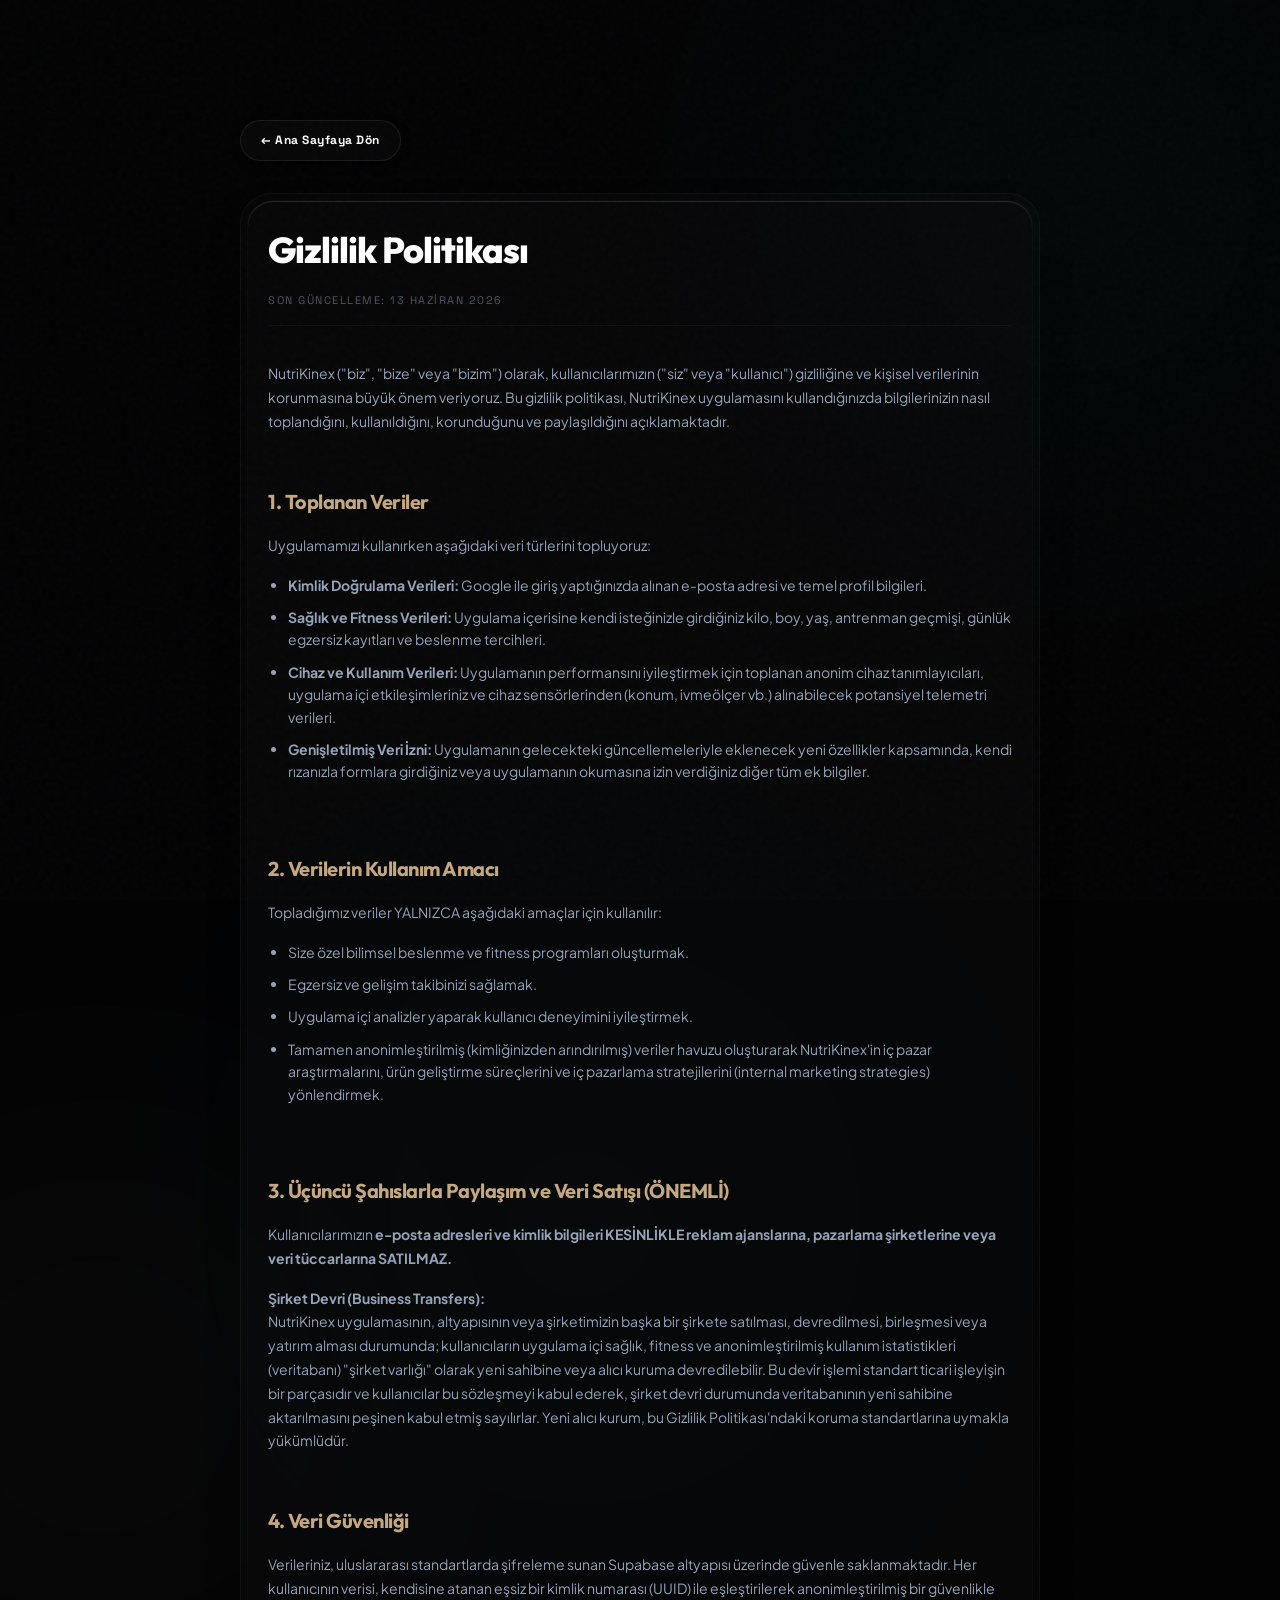
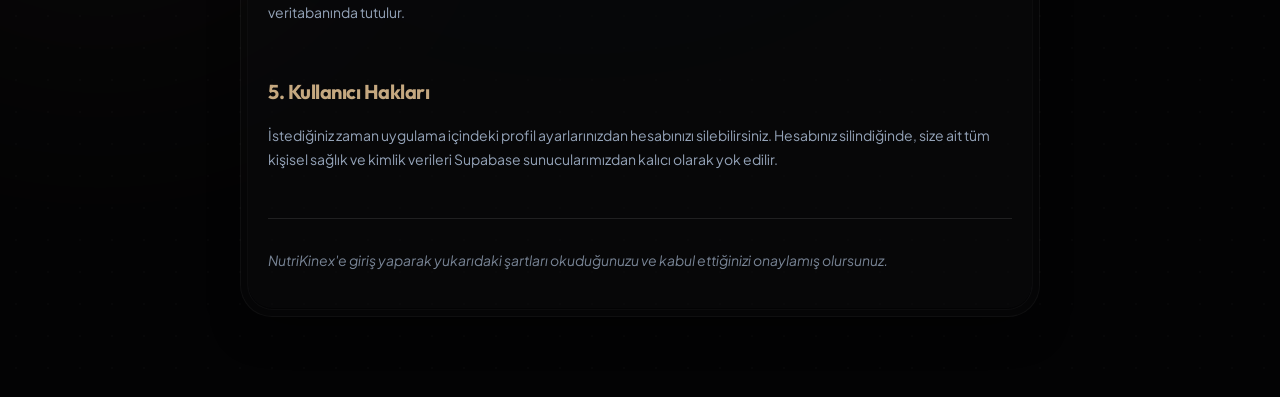
<file: privacy.html>
<!DOCTYPE html>
<html lang="tr">
<head>
    <meta charset="UTF-8">
    <meta name="viewport" content="width=device-width, initial-scale=1.0">
    <title>Gizlilik Politikası - NutriKinex</title>
    <!-- Google Fonts (Outfit Display + Plus Jakarta Sans Body + Space Grotesk UI) -->
    <link rel="preconnect" href="https://fonts.googleapis.com">
    <link rel="preconnect" href="https://fonts.gstatic.com" crossorigin>
    <link href="https://fonts.googleapis.com/css2?family=Plus+Jakarta+Sans:wght@400;500;600;700&family=Space+Grotesk:wght@500;600;700&family=Outfit:wght@700;800;900&display=swap" rel="stylesheet">
    
    <link rel="stylesheet" href="./style.css">
    <style>
        body {
            position: relative;
        }
        .legal-content {
            padding: 120px 0 80px 0;
            max-width: 800px;
            margin: 0 auto;
            position: relative;
            z-index: 2;
        }
        .legal-title {
            font-family: var(--font-display);
            font-size: 36px;
            margin-bottom: 12px;
            color: #FFFFFF;
            font-weight: 800;
            letter-spacing: -1px;
        }
        .legal-subtitle {
            font-family: var(--font-technical);
            font-size: 11px;
            color: var(--text-muted);
            margin-bottom: 36px;
            border-bottom: 1px solid rgba(255, 255, 255, 0.04);
            padding-bottom: 16px;
            text-transform: uppercase;
            letter-spacing: 1.5px;
        }
        h2 {
            font-family: var(--font-display);
            font-size: 20px;
            margin: 36px 0 16px 0;
            color: var(--color-accent);
            font-weight: 700;
            letter-spacing: -0.5px;
        }
        p {
            font-size: 14px;
            color: var(--text-secondary);
            margin-bottom: 16px;
            line-height: 1.7;
        }
        ul {
            margin-bottom: 24px;
            padding-left: 20px;
        }
        li {
            font-size: 14px;
            color: var(--text-secondary);
            margin-bottom: 10px;
            line-height: 1.6;
        }
        .back-link {
            display: inline-flex;
            align-items: center;
            gap: 12px;
            color: #FFFFFF;
            border: 1px solid rgba(255, 255, 255, 0.08);
            background-color: rgba(255, 255, 255, 0.02);
            padding: 10px 20px;
            border-radius: 40px;
            font-family: var(--font-technical);
            font-size: 12px;
            font-weight: 700;
            letter-spacing: 0.5px;
            margin-bottom: 32px;
            box-shadow: 0 4px 12px rgba(0, 0, 0, 0.3);
            transition: var(--transition-spring);
        }
        .back-link:hover {
            transform: translateY(-2px);
            background-color: rgba(255, 255, 255, 0.05);
            border-color: rgba(255, 255, 255, 0.15);
            box-shadow: 0 8px 20px rgba(0, 0, 0, 0.45);
        }
        .back-link:active {
            transform: scale(0.97) translateY(0);
        }
    </style>
</head>
<body>

    <!-- Gürültü Katmanı & Biyolüminesans Arka Plan Küreleri -->
    <div class="noise-overlay"></div>
    <div class="orb orb-1"></div>
    <div class="orb orb-2"></div>
    <div class="orb orb-3"></div>

    <div class="container">
        <div class="legal-content">
            <a href="./index.html" class="back-link">← Ana Sayfaya Dön</a>
            
            <!-- Double-Bezel nested container -->
            <div class="card-outer">
                <div class="card-inner">
                    <h1 class="legal-title">Gizlilik Politikası</h1>
                    <p class="legal-subtitle">Son Güncelleme: 13 Haziran 2026</p>

                <p>
                    NutriKinex ("biz", "bize" veya "bizim") olarak, kullanıcılarımızın ("siz" veya "kullanıcı") gizliliğine ve kişisel verilerinin korunmasına büyük önem veriyoruz. Bu gizlilik politikası, NutriKinex uygulamasını kullandığınızda bilgilerinizin nasıl toplandığını, kullanıldığını, korunduğunu ve paylaşıldığını açıklamaktadır.
                </p>

                <h2>1. Toplanan Veriler</h2>
                <p>Uygulamamızı kullanırken aşağıdaki veri türlerini topluyoruz:</p>
                <ul>
                    <li><strong>Kimlik Doğrulama Verileri:</strong> Google ile giriş yaptığınızda alınan e-posta adresi ve temel profil bilgileri.</li>
                    <li><strong>Sağlık ve Fitness Verileri:</strong> Uygulama içerisine kendi isteğinizle girdiğiniz kilo, boy, yaş, antrenman geçmişi, günlük egzersiz kayıtları ve beslenme tercihleri.</li>
                    <li><strong>Cihaz ve Kullanım Verileri:</strong> Uygulamanın performansını iyileştirmek için toplanan anonim cihaz tanımlayıcıları, uygulama içi etkileşimleriniz ve cihaz sensörlerinden (konum, ivmeölçer vb.) alınabilecek potansiyel telemetri verileri.</li>
                    <li><strong>Genişletilmiş Veri İzni:</strong> Uygulamanın gelecekteki güncellemeleriyle eklenecek yeni özellikler kapsamında, kendi rızanızla formlara girdiğiniz veya uygulamanın okumasına izin verdiğiniz diğer tüm ek bilgiler.</li>
                </ul>

                <h2>2. Verilerin Kullanım Amacı</h2>
                <p>Topladığımız veriler YALNIZCA aşağıdaki amaçlar için kullanılır:</p>
                <ul>
                    <li>Size özel bilimsel beslenme ve fitness programları oluşturmak.</li>
                    <li>Egzersiz ve gelişim takibinizi sağlamak.</li>
                    <li>Uygulama içi analizler yaparak kullanıcı deneyimini iyileştirmek.</li>
                    <li>Tamamen anonimleştirilmiş (kimliğinizden arındırılmış) veriler havuzu oluşturarak NutriKinex'in iç pazar araştırmalarını, ürün geliştirme süreçlerini ve iç pazarlama stratejilerini (internal marketing strategies) yönlendirmek.</li>
                </ul>

                <h2>3. Üçüncü Şahıslarla Paylaşım ve Veri Satışı (ÖNEMLİ)</h2>
                <p>Kullanıcılarımızın <strong>e-posta adresleri ve kimlik bilgileri KESİNLİKLE reklam ajanslarına, pazarlama şirketlerine veya veri tüccarlarına SATILMAZ.</strong></p>
                <p><strong>Şirket Devri (Business Transfers):</strong><br>
                NutriKinex uygulamasının, altyapısının veya şirketimizin başka bir şirkete satılması, devredilmesi, birleşmesi veya yatırım alması durumunda; kullanıcıların uygulama içi sağlık, fitness ve anonimleştirilmiş kullanım istatistikleri (veritabanı) "şirket varlığı" olarak yeni sahibine veya alıcı kuruma devredilebilir. Bu devir işlemi standart ticari işleyişin bir parçasıdır ve kullanıcılar bu sözleşmeyi kabul ederek, şirket devri durumunda veritabanının yeni sahibine aktarılmasını peşinen kabul etmiş sayılırlar. Yeni alıcı kurum, bu Gizlilik Politikası'ndaki koruma standartlarına uymakla yükümlüdür.</p>

                <h2>4. Veri Güvenliği</h2>
                <p>Verileriniz, uluslararası standartlarda şifreleme sunan Supabase altyapısı üzerinde güvenle saklanmaktadır. Her kullanıcının verisi, kendisine atanan eşsiz bir kimlik numarası (UUID) ile eşleştirilerek anonimleştirilmiş bir güvenlikle veritabanında tutulur.</p>

                <h2>5. Kullanıcı Hakları</h2>
                <p>İstediğiniz zaman uygulama içindeki profil ayarlarınızdan hesabınızı silebilirsiniz. Hesabınız silindiğinde, size ait tüm kişisel sağlık ve kimlik verileri Supabase sunucularımızdan kalıcı olarak yok edilir.</p>
                
                <hr style="border: 0; border-top: 1px solid rgba(255,255,255,0.1); margin: 30px 0;">
                <p style="font-style: italic; opacity: 0.8;">NutriKinex'e giriş yaparak yukarıdaki şartları okuduğunuzu ve kabul ettiğinizi onaylamış olursunuz.</p>
                </div>
            </div>
        </div>
    </div>

</body>
</html>
</file>
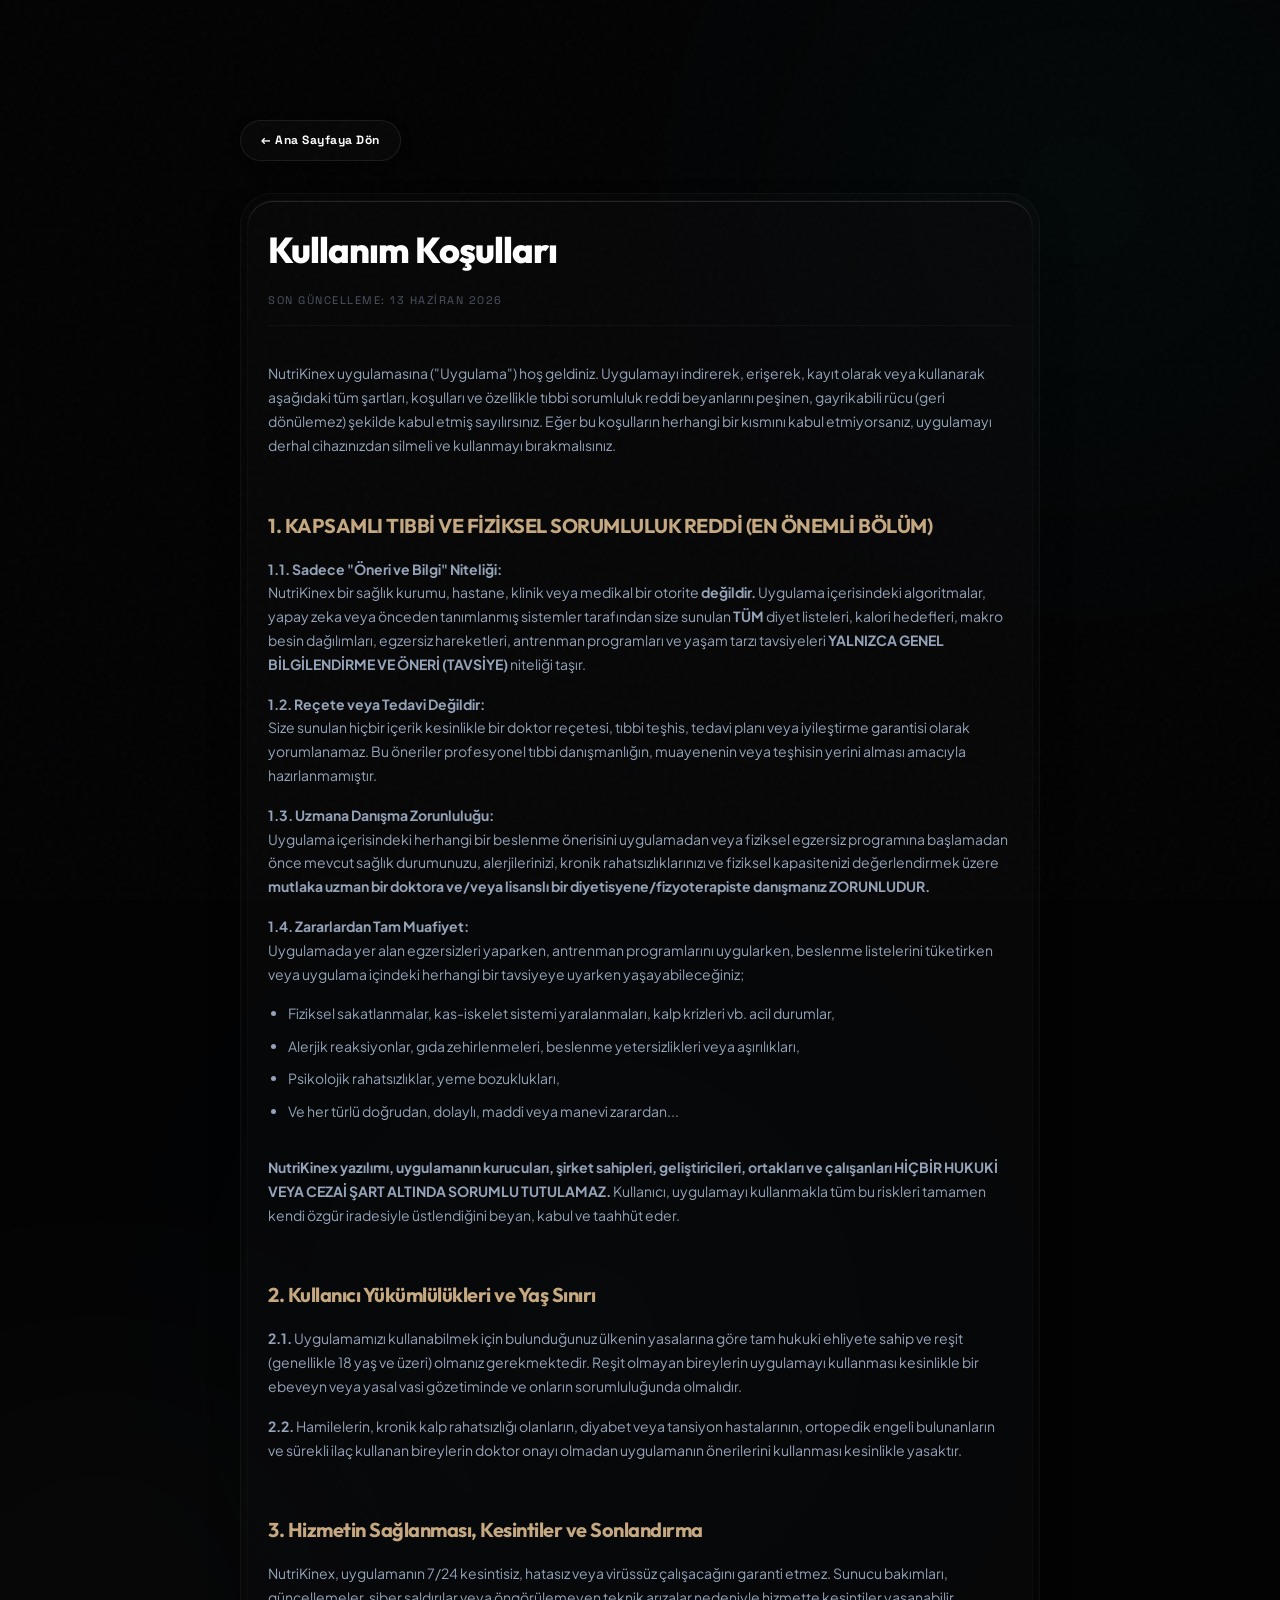
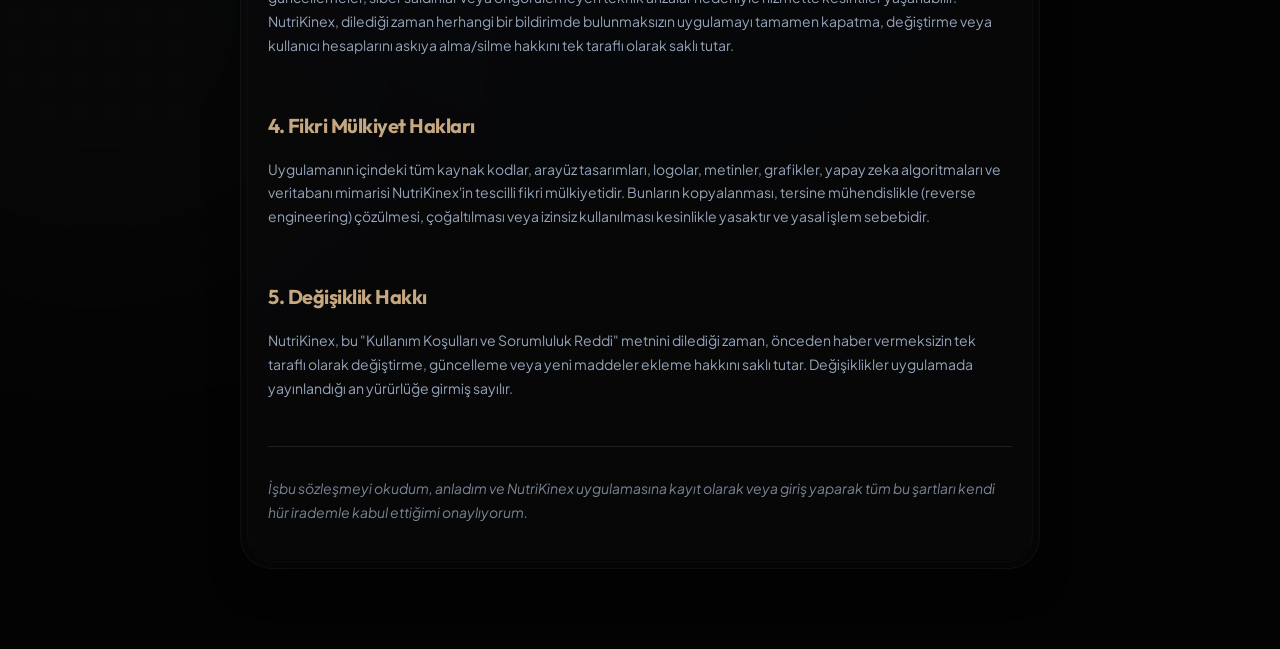
<file: terms.html>
<!DOCTYPE html>
<html lang="tr">
<head>
    <meta charset="UTF-8">
    <meta name="viewport" content="width=device-width, initial-scale=1.0">
    <title>Kullanım Koşulları - NutriKinex</title>
    <!-- Google Fonts (Outfit Display + Plus Jakarta Sans Body + Space Grotesk UI) -->
    <link rel="preconnect" href="https://fonts.googleapis.com">
    <link rel="preconnect" href="https://fonts.gstatic.com" crossorigin>
    <link href="https://fonts.googleapis.com/css2?family=Plus+Jakarta+Sans:wght@400;500;600;700&family=Space+Grotesk:wght@500;600;700&family=Outfit:wght@700;800;900&display=swap" rel="stylesheet">
    
    <link rel="stylesheet" href="./style.css">
    <style>
        body {
            position: relative;
        }
        .legal-content {
            padding: 120px 0 80px 0;
            max-width: 800px;
            margin: 0 auto;
            position: relative;
            z-index: 2;
        }
        .legal-title {
            font-family: var(--font-display);
            font-size: 36px;
            margin-bottom: 12px;
            color: #FFFFFF;
            font-weight: 800;
            letter-spacing: -1px;
        }
        .legal-subtitle {
            font-family: var(--font-technical);
            font-size: 11px;
            color: var(--text-muted);
            margin-bottom: 36px;
            border-bottom: 1px solid rgba(255, 255, 255, 0.04);
            padding-bottom: 16px;
            text-transform: uppercase;
            letter-spacing: 1.5px;
        }
        h2 {
            font-family: var(--font-display);
            font-size: 20px;
            margin: 36px 0 16px 0;
            color: var(--color-accent);
            font-weight: 700;
            letter-spacing: -0.5px;
        }
        p {
            font-size: 14px;
            color: var(--text-secondary);
            margin-bottom: 16px;
            line-height: 1.7;
        }
        ul {
            margin-bottom: 24px;
            padding-left: 20px;
        }
        li {
            font-size: 14px;
            color: var(--text-secondary);
            margin-bottom: 10px;
            line-height: 1.6;
        }
        .back-link {
            display: inline-flex;
            align-items: center;
            gap: 12px;
            color: #FFFFFF;
            border: 1px solid rgba(255, 255, 255, 0.08);
            background-color: rgba(255, 255, 255, 0.02);
            padding: 10px 20px;
            border-radius: 40px;
            font-family: var(--font-technical);
            font-size: 12px;
            font-weight: 700;
            letter-spacing: 0.5px;
            margin-bottom: 32px;
            box-shadow: 0 4px 12px rgba(0, 0, 0, 0.3);
            transition: var(--transition-spring);
        }
        .back-link:hover {
            transform: translateY(-2px);
            background-color: rgba(255, 255, 255, 0.05);
            border-color: rgba(255, 255, 255, 0.15);
            box-shadow: 0 8px 20px rgba(0, 0, 0, 0.45);
        }
        .back-link:active {
            transform: scale(0.97) translateY(0);
        }
    </style>
</head>
<body>

    <!-- Gürültü Katmanı & Biyolüminesans Arka Plan Küreleri -->
    <div class="noise-overlay"></div>
    <div class="orb orb-1"></div>
    <div class="orb orb-2"></div>
    <div class="orb orb-3"></div>

    <div class="container">
        <div class="legal-content">
            <a href="./index.html" class="back-link">← Ana Sayfaya Dön</a>
            
            <!-- Double-Bezel nested container -->
            <div class="card-outer">
                <div class="card-inner">
                    <h1 class="legal-title">Kullanım Koşulları</h1>
                    <p class="legal-subtitle">Son Güncelleme: 13 Haziran 2026</p>

                <p>
                    NutriKinex uygulamasına ("Uygulama") hoş geldiniz. Uygulamayı indirerek, erişerek, kayıt olarak veya kullanarak aşağıdaki tüm şartları, koşulları ve özellikle tıbbi sorumluluk reddi beyanlarını peşinen, gayrikabili rücu (geri dönülemez) şekilde kabul etmiş sayılırsınız. Eğer bu koşulların herhangi bir kısmını kabul etmiyorsanız, uygulamayı derhal cihazınızdan silmeli ve kullanmayı bırakmalısınız.
                </p>

                <h2>1. KAPSAMLI TIBBİ VE FİZİKSEL SORUMLULUK REDDİ (EN ÖNEMLİ BÖLÜM)</h2>
                <p><strong>1.1. Sadece "Öneri ve Bilgi" Niteliği:</strong><br>
                NutriKinex bir sağlık kurumu, hastane, klinik veya medikal bir otorite <strong>değildir.</strong> Uygulama içerisindeki algoritmalar, yapay zeka veya önceden tanımlanmış sistemler tarafından size sunulan <strong>TÜM</strong> diyet listeleri, kalori hedefleri, makro besin dağılımları, egzersiz hareketleri, antrenman programları ve yaşam tarzı tavsiyeleri <strong>YALNIZCA GENEL BİLGİLENDİRME VE ÖNERİ (TAVSİYE)</strong> niteliği taşır.</p>

                <p><strong>1.2. Reçete veya Tedavi Değildir:</strong><br>
                Size sunulan hiçbir içerik kesinlikle bir doktor reçetesi, tıbbi teşhis, tedavi planı veya iyileştirme garantisi olarak yorumlanamaz. Bu öneriler profesyonel tıbbi danışmanlığın, muayenenin veya teşhisin yerini alması amacıyla hazırlanmamıştır.</p>

                <p><strong>1.3. Uzmana Danışma Zorunluluğu:</strong><br>
                Uygulama içerisindeki herhangi bir beslenme önerisini uygulamadan veya fiziksel egzersiz programına başlamadan önce mevcut sağlık durumunuzu, alerjilerinizi, kronik rahatsızlıklarınızı ve fiziksel kapasitenizi değerlendirmek üzere <strong>mutlaka uzman bir doktora ve/veya lisanslı bir diyetisyene/fizyoterapiste danışmanız ZORUNLUDUR.</strong></p>

                <p><strong>1.4. Zararlardan Tam Muafiyet:</strong><br>
                Uygulamada yer alan egzersizleri yaparken, antrenman programlarını uygularken, beslenme listelerini tüketirken veya uygulama içindeki herhangi bir tavsiyeye uyarken yaşayabileceğiniz;</p>
                <ul>
                    <li>Fiziksel sakatlanmalar, kas-iskelet sistemi yaralanmaları, kalp krizleri vb. acil durumlar,</li>
                    <li>Alerjik reaksiyonlar, gıda zehirlenmeleri, beslenme yetersizlikleri veya aşırılıkları,</li>
                    <li>Psikolojik rahatsızlıklar, yeme bozuklukları,</li>
                    <li>Ve her türlü doğrudan, dolaylı, maddi veya manevi zarardan...</li>
                </ul>
                <p><strong>NutriKinex yazılımı, uygulamanın kurucuları, şirket sahipleri, geliştiricileri, ortakları ve çalışanları HİÇBİR HUKUKİ VEYA CEZAİ ŞART ALTINDA SORUMLU TUTULAMAZ.</strong> Kullanıcı, uygulamayı kullanmakla tüm bu riskleri tamamen kendi özgür iradesiyle üstlendiğini beyan, kabul ve taahhüt eder.</p>

                <h2>2. Kullanıcı Yükümlülükleri ve Yaş Sınırı</h2>
                <p><strong>2.1.</strong> Uygulamamızı kullanabilmek için bulunduğunuz ülkenin yasalarına göre tam hukuki ehliyete sahip ve reşit (genellikle 18 yaş ve üzeri) olmanız gerekmektedir. Reşit olmayan bireylerin uygulamayı kullanması kesinlikle bir ebeveyn veya yasal vasi gözetiminde ve onların sorumluluğunda olmalıdır.</p>
                <p><strong>2.2.</strong> Hamilelerin, kronik kalp rahatsızlığı olanların, diyabet veya tansiyon hastalarının, ortopedik engeli bulunanların ve sürekli ilaç kullanan bireylerin doktor onayı olmadan uygulamanın önerilerini kullanması kesinlikle yasaktır.</p>

                <h2>3. Hizmetin Sağlanması, Kesintiler ve Sonlandırma</h2>
                <p>NutriKinex, uygulamanın 7/24 kesintisiz, hatasız veya virüssüz çalışacağını garanti etmez. Sunucu bakımları, güncellemeler, siber saldırılar veya öngörülemeyen teknik arızalar nedeniyle hizmette kesintiler yaşanabilir. NutriKinex, dilediği zaman herhangi bir bildirimde bulunmaksızın uygulamayı tamamen kapatma, değiştirme veya kullanıcı hesaplarını askıya alma/silme hakkını tek taraflı olarak saklı tutar.</p>

                <h2>4. Fikri Mülkiyet Hakları</h2>
                <p>Uygulamanın içindeki tüm kaynak kodlar, arayüz tasarımları, logolar, metinler, grafikler, yapay zeka algoritmaları ve veritabanı mimarisi NutriKinex'in tescilli fikri mülkiyetidir. Bunların kopyalanması, tersine mühendislikle (reverse engineering) çözülmesi, çoğaltılması veya izinsiz kullanılması kesinlikle yasaktır ve yasal işlem sebebidir.</p>

                <h2>5. Değişiklik Hakkı</h2>
                <p>NutriKinex, bu "Kullanım Koşulları ve Sorumluluk Reddi" metnini dilediği zaman, önceden haber vermeksizin tek taraflı olarak değiştirme, güncelleme veya yeni maddeler ekleme hakkını saklı tutar. Değişiklikler uygulamada yayınlandığı an yürürlüğe girmiş sayılır.</p>

                <hr style="border: 0; border-top: 1px solid rgba(255,255,255,0.1); margin: 30px 0;">
                <p style="font-style: italic; opacity: 0.8;">İşbu sözleşmeyi okudum, anladım ve NutriKinex uygulamasına kayıt olarak veya giriş yaparak tüm bu şartları kendi hür irademle kabul ettiğimi onaylıyorum.</p>
                </div>
            </div>
        </div>
    </div>

</body>
</html>
</file>
<file: style.css>
/* ─── TASARIM SİSTEMİ & DEĞİŞKENLER ───────────────────────── */
:root {
    --bg-obsidian: #030304; /* Extra dark obsidian z-index depth */
    --bg-card: rgba(10, 10, 12, 0.55); /* Liquid glass frosted surface */
    --border-glow: rgba(255, 255, 255, 0.05); /* Outer bezel hairline */
    --border-active: rgba(255, 255, 255, 0.12);
    
    --text-primary: #FAFBFD;
    --text-secondary: #94A3B8;
    --text-muted: #4B5563;
    
    --color-primary: #0D9488; /* Deep Rich Teal */
    --color-primary-light: rgba(13, 148, 136, 0.06);
    --color-accent: #C5A880; /* Champagne Gold Accent */
    --color-accent-light: rgba(197, 168, 128, 0.08);
    
    --color-red: #F43F5E;
    --color-red-light: rgba(244, 63, 94, 0.06);
    --color-green: #10B981;
    --color-green-light: rgba(16, 185, 129, 0.06);
    
    --font-display: 'Outfit', sans-serif;
    --font-body: 'Plus Jakarta Sans', sans-serif;
    --font-technical: 'Space Grotesk', sans-serif;
    
    --transition-spring: all 0.6s cubic-bezier(0.16, 1, 0.3, 1);
    --shadow-diffused: 0 24px 48px -12px rgba(0, 0, 0, 0.7);
}

/* Reset & Temel Stiller */
* {
    margin: 0;
    padding: 0;
    box-sizing: border-box;
    scroll-behavior: smooth;
}

html, body {
    overflow-x: hidden;
    width: 100%;
}

body {
    background-color: var(--bg-obsidian);
    background-image: 
        radial-gradient(rgba(255, 255, 255, 0.015) 1.2px, transparent 1.2px);
    background-size: 32px 32px;
    color: var(--text-primary);
    font-family: var(--font-body);
    line-height: 1.6;
    position: relative;
}

h1, h2, h3, h4 {
    font-family: var(--font-display);
    font-weight: 800;
    letter-spacing: -0.02em;
    color: var(--text-primary);
}

p {
    color: var(--text-secondary);
}

a {
    color: inherit;
    text-decoration: none;
}

.container {
    width: 100%;
    max-width: 1280px;
    margin: 0 auto;
    padding: 0 32px;
}

/* ─── DOKU & BİYOLÜMİNESANS KATMANLARI ───────────────────── */
.noise-overlay {
    position: fixed;
    inset: 0;
    z-index: 9999;
    pointer-events: none;
    opacity: 0.022;
    background-image: url("data:image/svg+xml,%3Csvg viewBox='0 0 200 200' xmlns='http://www.w3.org/2000/svg'%3E%3Cfilter id='noiseFilter'%3E%3CfeTurbulence type='fractalNoise' baseFrequency='0.8' numOctaves='3' stitchTiles='stitch'/%3E%3C/filter%3E%3Crect width='100%25' height='100%25' filter='url(%23noiseFilter)'/%3E%3C/svg%3E");
}

.orb {
    position: absolute;
    border-radius: 50%;
    filter: blur(150px);
    pointer-events: none;
    z-index: 0;
    opacity: 0.09;
    animation: orbFloat 25s infinite alternate ease-in-out;
}
.orb-1 {
    width: 700px;
    height: 700px;
    background: radial-gradient(circle, var(--color-primary) 0%, transparent 70%);
    top: -150px;
    right: -150px;
}
.orb-2 {
    width: 600px;
    height: 600px;
    background: radial-gradient(circle, var(--color-accent) 0%, transparent 70%);
    bottom: 15%;
    left: -200px;
    animation-delay: -5s;
    animation-duration: 32s;
}
.orb-3 {
    width: 650px;
    height: 650px;
    background: radial-gradient(circle, #0284c7 0%, transparent 70%);
    top: 45%;
    left: 20%;
    animation-delay: -10s;
    animation-duration: 28s;
}

@keyframes orbFloat {
    0% {
        transform: translate(0, 0) scale(1);
    }
    50% {
        transform: translate(60px, 40px) scale(1.08);
    }
    100% {
        transform: translate(-30px, -50px) scale(0.96);
    }
}

/* ─── CTA BUTONLAR (Button-in-Button CTA) ────────────────── */
.btn-pill {
    display: inline-flex;
    align-items: center;
    gap: 16px;
    padding: 6px 6px 6px 24px; /* Flushed tight right padding */
    border-radius: 40px;
    background-color: var(--color-primary);
    color: #FFFFFF;
    font-family: var(--font-technical);
    font-weight: 700;
    font-size: 13px;
    letter-spacing: 0.5px;
    border: 1px solid rgba(255, 255, 255, 0.1);
    box-shadow: 0 8px 20px -4px rgba(13, 148, 136, 0.35);
    transition: var(--transition-spring);
    cursor: pointer;
    position: relative;
    user-select: none;
}

.btn-pill:hover {
    transform: translateY(-2px);
    box-shadow: 0 16px 32px -4px rgba(13, 148, 136, 0.5);
    border-color: rgba(255, 255, 255, 0.2);
}

.btn-pill:active {
    transform: scale(0.97) translateY(0);
}

.btn-pill-icon {
    width: 32px;
    height: 32px;
    border-radius: 50%;
    background-color: rgba(255, 255, 255, 0.15);
    display: flex;
    align-items: center;
    justify-content: center;
    transition: var(--transition-spring);
}

.btn-pill-icon i {
    width: 14px;
    height: 14px;
    stroke-width: 2.5px;
}

.btn-pill:hover .btn-pill-icon {
    transform: scale(1.05) translate(1px, -1px);
    background-color: rgba(255, 255, 255, 0.25);
}

.btn-pill.btn-secondary {
    background-color: rgba(255, 255, 255, 0.02);
    color: #FFFFFF;
    border-color: rgba(255, 255, 255, 0.08);
    box-shadow: 0 8px 20px -4px rgba(0, 0, 0, 0.4);
}

.btn-pill.btn-secondary:hover {
    background-color: rgba(255, 255, 255, 0.05);
    border-color: rgba(255, 255, 255, 0.15);
    box-shadow: 0 16px 32px -4px rgba(0, 0, 0, 0.55);
}

.btn-pill.btn-secondary .btn-pill-icon {
    background-color: rgba(255, 255, 255, 0.06);
}

.btn-pill.btn-secondary:hover .btn-pill-icon {
    background-color: rgba(255, 255, 255, 0.12);
}

/* Eyebrow Tags */
.eyebrow-tag {
    display: inline-flex;
    align-items: center;
    padding: 6px 14px;
    background-color: var(--color-primary-light);
    border: 1px solid rgba(13, 148, 136, 0.15);
    border-radius: 30px;
    color: var(--color-primary);
    font-family: var(--font-technical);
    font-size: 10px;
    font-weight: 700;
    letter-spacing: 1.5px;
    text-transform: uppercase;
    margin-bottom: 20px;
}

/* ─── NAVİGASYON ÇUBUĞU (Yüzen Ada / Fluid Island) ───────── */
.navbar {
    position: fixed;
    top: 24px;
    left: 50%;
    transform: translateX(-50%);
    width: calc(100% - 48px);
    max-width: 960px;
    height: 70px;
    z-index: 1000;
    border-radius: 40px; /* Full pill */
    border: 1px solid var(--border-glow);
    background-color: rgba(9, 9, 11, 0.4);
    backdrop-filter: blur(16px);
    -webkit-backdrop-filter: blur(16px);
    transition: background-color 0.6s cubic-bezier(0.16, 1, 0.3, 1), 
                border-color 0.6s cubic-bezier(0.16, 1, 0.3, 1), 
                box-shadow 0.6s cubic-bezier(0.16, 1, 0.3, 1);
}

.navbar.scrolled {
    background-color: rgba(9, 9, 11, 0.75);
    border-color: var(--border-active);
    box-shadow: 0 20px 40px -10px rgba(0, 0, 0, 0.5);
}

.nav-container {
    height: 100%;
    display: flex;
    align-items: center;
    justify-content: space-between;
    padding: 0 24px;
}

.brand-logo {
    font-family: var(--font-display);
    font-size: 22px;
    font-weight: 900;
    letter-spacing: 1px;
}

.logo-accent {
    color: var(--color-primary);
}

.nav-links {
    display: flex;
    gap: 8px;
}

.nav-link {
    font-family: var(--font-technical);
    font-size: 13px;
    font-weight: 600;
    color: var(--text-secondary);
    transition: var(--transition-spring);
    padding: 8px 16px;
    border-radius: 20px;
}

.nav-link:hover {
    color: #FFFFFF;
    background-color: rgba(255, 255, 255, 0.05);
}

.mobile-menu-toggle {
    display: none;
    background: none;
    border: none;
    color: #FFFFFF;
    font-size: 24px;
    cursor: pointer;
}

/* Mobil Menü */
.mobile-menu {
    display: none;
    position: fixed;
    top: 104px;
    left: 24px;
    width: calc(100% - 48px);
    background-color: rgba(13, 13, 16, 0.95);
    backdrop-filter: blur(20px);
    border: 1px solid var(--border-glow);
    border-radius: 24px;
    padding: 24px;
    z-index: 999;
    box-shadow: 0 24px 50px rgba(0, 0, 0, 0.8);
}

.mobile-link {
    display: block;
    padding: 14px 0;
    font-size: 16px;
    font-weight: 600;
    color: var(--text-secondary);
    border-bottom: 1px solid rgba(255, 255, 255, 0.04);
}

.mobile-btn {
    margin-top: 20px;
    width: 100%;
}

/* ─── KAHRAMAN (HERO) ALANI ──────────────────────────────── */
.hero-section {
    position: relative;
    padding-top: 180px;
    padding-bottom: 100px;
    min-height: 100dvh;
    display: flex;
    align-items: center;
}

.hero-glow {
    position: absolute;
    border-radius: 50%;
    filter: blur(140px);
    opacity: 0.08;
    z-index: 1;
    pointer-events: none;
}

.hero-glow-1 {
    width: 500px;
    height: 500px;
    background-color: var(--color-primary);
    top: 5%;
    right: 5%;
}

.hero-glow-2 {
    width: 450px;
    height: 450px;
    background-color: var(--color-accent);
    bottom: 10%;
    left: -5%;
}

.hero-container {
    position: relative;
    z-index: 2;
    display: grid;
    grid-template-columns: 1.1fr 0.9fr;
    gap: 48px;
    align-items: center;
}

.hero-title {
    font-size: 64px;
    line-height: 1.05;
    font-weight: 900;
    margin-bottom: 24px;
    letter-spacing: -2.5px;
    color: #FFFFFF;
}

.hero-subtitle {
    font-size: 17px;
    color: var(--text-secondary);
    margin-bottom: 40px;
    max-width: 520px;
    line-height: 1.7;
}

.hero-actions {
    display: flex;
    gap: 16px;
}

/* Hero Trust Badge */
.hero-trust-badge {
    display: flex;
    align-items: center;
    gap: 16px;
    margin-top: 36px;
    padding: 12px 20px;
    background-color: rgba(255, 255, 255, 0.01);
    border: 1px solid rgba(255, 255, 255, 0.03);
    border-radius: 20px;
    max-width: max-content;
}

.avatar-group {
    display: flex;
    align-items: center;
}

.trust-avatar {
    width: 32px;
    height: 32px;
    border-radius: 50%;
    border: 2px solid var(--bg-obsidian);
    margin-left: -10px;
    box-shadow: 0 4px 10px rgba(0, 0, 0, 0.4);
    transition: var(--transition-spring);
}

.trust-avatar:first-child {
    margin-left: 0;
}

.trust-avatar:hover {
    transform: translateY(-4px) scale(1.1);
    z-index: 10;
}

.trust-text {
    display: flex;
    flex-direction: column;
    gap: 4px;
}

.stars-mini {
    display: flex;
    gap: 3px;
}

.stars-mini svg {
    color: var(--color-accent);
}

.trust-text p {
    font-family: var(--font-technical);
    font-size: 11px;
    color: var(--text-secondary);
}

.trust-text p strong {
    color: #FFFFFF;
}

/* 3D Mockup Container (Double-Bezel) */
.hero-visual {
    display: flex;
    justify-content: center;
    position: relative;
}

.mockup-outer {
    position: relative;
    max-width: 290px;
    background-color: rgba(255, 255, 255, 0.02);
    border: 1px solid rgba(255, 255, 255, 0.05);
    padding: 8px;
    border-radius: 32px; /* concentric radius */
    box-shadow: 0 30px 60px -15px rgba(0, 0, 0, 0.8);
    
    /* Hardware acceleration to fix Chromium 3D transform flickering & border-radius glitches */
    will-change: transform;
    transform: translateZ(0);
    backface-visibility: hidden;
    -webkit-backface-visibility: hidden;
}

.mockup-inner {
    position: relative;
    background-color: rgba(9, 9, 11, 0.6);
    border: 1px solid rgba(255, 255, 255, 0.02);
    box-shadow: inset 0 1px 1px rgba(255, 255, 255, 0.15);
    border-radius: 26px; /* 32px - 6px = 26px */
    overflow: visible;
    
    will-change: transform;
    transform: translateZ(0);
    backface-visibility: hidden;
    -webkit-backface-visibility: hidden;
}

.app-mockup {
    width: 100%;
    height: auto;
    border-radius: 24px;
    display: block;
    
    will-change: transform;
    backface-visibility: hidden;
    -webkit-backface-visibility: hidden;
}

.floating-card {
    position: absolute;
    background-color: rgba(13, 13, 16, 0.8);
    backdrop-filter: blur(12px);
    -webkit-backdrop-filter: blur(12px);
    border: 1px solid rgba(255, 255, 255, 0.08);
    padding: 14px 18px;
    border-radius: 12px;
    display: flex;
    align-items: center;
    gap: 14px;
    box-shadow: 0 20px 40px rgba(0, 0, 0, 0.6);
    z-index: 10;
}

.float-card-1 {
    top: 20%;
    left: -48px;
}

.float-card-2 {
    bottom: 25%;
    right: -48px;
}

.card-icon {
    font-size: 18px;
    padding: 8px;
    border-radius: 8px;
    border: 1px solid rgba(255, 255, 255, 0.08);
}

.card-label {
    font-family: var(--font-technical);
    font-size: 9px;
    color: var(--text-muted);
    font-weight: 700;
}

.card-val {
    font-family: var(--font-technical);
    font-size: 13px;
    font-weight: 800;
}

/* ─── ÖZELLİKLER BENTO GRİD (Bento 2.0 Mimari) ───────────── */
.features-section {
    padding: 140px 0;
    position: relative;
    border-top: 1px solid var(--border-glow);
    z-index: 2;
}

.section-header {
    text-align: center;
    margin-bottom: 80px;
}

.section-title {
    font-size: 48px;
    font-weight: 800;
    margin-bottom: 20px;
    letter-spacing: -2px;
}

.section-subtitle {
    font-size: 16px;
    color: var(--text-secondary);
    max-width: 580px;
    margin: 0 auto;
}

.features-grid {
    display: grid;
    grid-template-columns: 1fr; /* Stacked vertically, full width */
    grid-auto-rows: auto;
    gap: 28px;
}

/* Double-Bezel Card Layout */
.card-outer {
    background-color: rgba(255, 255, 255, 0.012);
    border: 1px solid rgba(255, 255, 255, 0.04);
    padding: 6px;
    border-radius: 32px; /* concentric outer radius */
    box-shadow: 0 20px 40px -15px rgba(0, 0, 0, 0.6);
    transition: border-color 0.6s cubic-bezier(0.16, 1, 0.3, 1), 
                background-color 0.6s cubic-bezier(0.16, 1, 0.3, 1), 
                box-shadow 0.6s cubic-bezier(0.16, 1, 0.3, 1);
}

.card-inner {
    background-color: var(--bg-card);
    border: 1px solid rgba(255, 255, 255, 0.02);
    box-shadow: inset 0 1px 0 rgba(255, 255, 255, 0.12), inset 0 -1px 0 rgba(0, 0, 0, 0.5);
    border-radius: 26px; /* concentric (32px - 6px = 26px) */
    padding: 40px;
    height: 100%;
    display: flex;
    flex-direction: column;
    justify-content: space-between;
    transition: border-color 0.6s cubic-bezier(0.16, 1, 0.3, 1), 
                background-color 0.6s cubic-bezier(0.16, 1, 0.3, 1), 
                box-shadow 0.6s cubic-bezier(0.16, 1, 0.3, 1);
}

.card-outer:hover {
    transform: translateY(-4px);
    border-color: rgba(255, 255, 255, 0.08);
    background-color: rgba(255, 255, 255, 0.025);
    box-shadow: 0 32px 64px -16px rgba(0, 0, 0, 0.8);
}

.card-outer:hover .card-inner {
    border-color: rgba(255, 255, 255, 0.04);
    background-color: rgba(12, 12, 15, 0.75);
    box-shadow: inset 0 1px 0 rgba(255, 255, 255, 0.2), inset 0 -1px 0 rgba(0, 0, 0, 0.6);
}

.feature-icon-wrapper {
    width: 44px;
    height: 44px;
    border-radius: 12px;
    border: 1px solid rgba(255, 255, 255, 0.06);
    display: flex;
    align-items: center;
    justify-content: center;
    margin-bottom: 24px;
}

.wrapper-turquoise {
    background-color: rgba(34, 211, 238, 0.05);
    border-color: rgba(34, 211, 238, 0.15);
}

.wrapper-blue {
    background-color: var(--color-primary-light);
    border-color: rgba(13, 148, 136, 0.15);
}

.wrapper-green {
    background-color: var(--color-green-light);
    border-color: rgba(16, 185, 129, 0.15);
}

.wrapper-accent {
    background-color: var(--color-accent-light);
    border-color: rgba(197, 168, 128, 0.15);
}

.feature-card-title {
    font-size: 22px;
    font-weight: 800;
    margin-bottom: 12px;
    letter-spacing: -0.5px;
}

.feature-card-desc {
    font-size: 14px;
    color: var(--text-secondary);
    line-height: 1.6;
    margin-bottom: 28px;
}

/* 1. Terminal Emulator (Gemini Nano Card) */
.bento-header {
    display: flex;
    justify-content: space-between;
    align-items: flex-start;
}

.badge-terminal {
    font-family: var(--font-technical);
    font-size: 9px;
    font-weight: 700;
    letter-spacing: 1px;
    color: var(--color-primary);
    padding: 4px 10px;
    background-color: rgba(13, 148, 136, 0.1);
    border: 1px solid rgba(13, 148, 136, 0.2);
    border-radius: 6px;
}

.terminal-emulator {
    width: 100%;
    background-color: #050507;
    border: 1px solid rgba(255, 255, 255, 0.05);
    border-radius: 12px;
    padding: 16px;
    font-family: var(--font-technical);
    box-shadow: inset 0 2px 8px rgba(0, 0, 0, 0.8);
    margin-top: auto;
}

.terminal-header {
    display: flex;
    gap: 6px;
    margin-bottom: 14px;
    border-bottom: 1px solid rgba(255, 255, 255, 0.03);
    padding-bottom: 8px;
}

.terminal-header .dot {
    width: 8px;
    height: 8px;
    border-radius: 50%;
    display: block;
}

.dot-red { background-color: #EF4444; }
.dot-yellow { background-color: #F59E0B; }
.dot-green { background-color: #10B981; }

.terminal-body {
    display: flex;
    flex-direction: column;
    gap: 12px;
    min-height: 120px;
}

.chat-row {
    font-size: 12px;
    line-height: 1.5;
}

.terminal-user {
    color: var(--color-accent);
    font-weight: 700;
    margin-right: 6px;
}

.terminal-ai {
    color: var(--color-primary);
    font-weight: 700;
    margin-right: 6px;
}

.cursor {
    animation: blink 1s infinite;
    color: var(--color-accent);
}

@keyframes blink {
    0%, 100% { opacity: 0; }
    50% { opacity: 1; }
}

/* 2. Metrics Indicator (Workout Bending Card) */
.metrics-container {
    display: flex;
    flex-direction: column;
    gap: 14px;
    margin-top: auto;
}

.metric-row {
    padding: 12px 16px;
    background-color: rgba(255, 255, 255, 0.01);
    border: 1px solid rgba(255, 255, 255, 0.03);
    border-radius: 12px;
    transition: var(--transition-spring);
}

.metric-row.active-metric {
    border-color: rgba(13, 148, 136, 0.15);
    background-color: rgba(13, 148, 136, 0.02);
}

.metric-info {
    display: flex;
    justify-content: space-between;
    font-family: var(--font-technical);
    font-size: 11px;
    font-weight: 700;
    color: var(--text-secondary);
    margin-bottom: 8px;
}

.metric-val {
    color: #FFFFFF;
}

.progress-bar-outer {
    width: 100%;
    height: 4px;
    background-color: rgba(255, 255, 255, 0.05);
    border-radius: 2px;
    overflow: hidden;
}

.progress-bar-inner {
    height: 100%;
    border-radius: 2px;
}

.primary-gradient { background: linear-gradient(90deg, var(--color-primary) 0%, #22D3EE 100%); }
.secondary-gradient { background: linear-gradient(90deg, #3B82F6 0%, #60A5FA 100%); }
.warn-gradient { background: linear-gradient(90deg, var(--color-accent) 0%, #EAB308 100%); }

/* 3. Biomarker Adjuster */
.biomarker-adjuster {
    display: flex;
    align-items: center;
    justify-content: space-between;
    gap: 12px;
    margin-top: auto;
}

.biomarker-box {
    flex: 1;
    background-color: rgba(255, 255, 255, 0.01);
    border: 1px solid rgba(255, 255, 255, 0.03);
    border-radius: 12px;
    padding: 14px;
    text-align: center;
}

.biomarker-label {
    font-family: var(--font-technical);
    font-size: 10px;
    font-weight: 700;
    color: var(--text-muted);
    text-transform: uppercase;
    letter-spacing: 0.5px;
    margin-bottom: 6px;
}

.biomarker-state {
    font-family: var(--font-technical);
    font-size: 13px;
    font-weight: 700;
}

.state-high { color: var(--color-red); }
.state-action { color: var(--color-green); }

.adjust-arrow {
    color: var(--text-muted);
    display: flex;
    align-items: center;
}

/* 4. Watch Sync UI */
.watch-sync-ui {
    display: flex;
    align-items: center;
    justify-content: center;
    gap: 20px;
    margin-top: auto;
    position: relative;
    padding: 16px 0;
}

.sync-node {
    width: 48px;
    height: 48px;
    border-radius: 50%;
    border: 1px solid rgba(255, 255, 255, 0.06);
    background-color: rgba(255, 255, 255, 0.02);
    display: flex;
    align-items: center;
    justify-content: center;
    color: #FFFFFF;
}

.watch-node i {
    width: 20px;
    height: 20px;
}

.app-node {
    font-family: var(--font-technical);
    font-weight: 800;
    font-size: 11px;
    letter-spacing: 0.5px;
    color: var(--color-primary);
    border-color: rgba(13, 148, 136, 0.2);
    background-color: rgba(13, 148, 136, 0.05);
}

.sync-pulse-line {
    width: 80px;
    height: 1px;
    background-color: rgba(255, 255, 255, 0.08);
    position: relative;
}

.pulse-dot {
    position: absolute;
    width: 6px;
    height: 6px;
    border-radius: 50%;
    background-color: var(--color-primary);
    top: -3px;
    left: 0;
    filter: drop-shadow(0 0 4px var(--color-primary));
    animation: pulseMove 2s infinite linear;
}

@keyframes pulseMove {
    0% { left: 0; opacity: 0; }
    10% { opacity: 1; }
    90% { opacity: 1; }
    100% { left: 100%; opacity: 0; }
}

.sync-status {
    position: absolute;
    bottom: -16px;
    display: inline-flex;
    align-items: center;
    gap: 6px;
}

.status-pulse-dot {
    width: 6px;
    height: 6px;
    border-radius: 50%;
    background-color: var(--color-green);
    animation: breatheDot 2s infinite ease-in-out;
}

@keyframes breatheDot {
    0%, 100% { opacity: 0.4; transform: scale(0.9); }
    50% { opacity: 1; transform: scale(1.1); box-shadow: 0 0 8px var(--color-green); }
}

.status-text {
    font-family: var(--font-technical);
    font-size: 9px;
    font-weight: 700;
    color: var(--text-muted);
    text-transform: uppercase;
    letter-spacing: 0.5px;
}

/* 5. Recovery Marquee */
.recovery-marquee-container {
    width: 100%;
    overflow: hidden;
    position: relative;
    padding: 12px 0;
    background-color: rgba(255, 255, 255, 0.01);
    border: 1px solid rgba(255, 255, 255, 0.03);
    border-radius: 12px;
    margin-top: auto;
}

.recovery-marquee-track {
    display: flex;
    width: max-content;
    animation: marquee 16s infinite linear;
}

.marquee-item {
    display: flex;
    align-items: center;
    gap: 8px;
    padding: 0 24px;
    font-family: var(--font-technical);
    font-size: 11px;
    font-weight: 700;
    color: var(--text-secondary);
}

.marquee-item i {
    width: 14px;
    height: 14px;
    color: var(--color-accent);
}

@keyframes marquee {
    0% { transform: translateX(0); }
    100% { transform: translateX(-50%); }
}

/* ─── HASSASİYET SİMÜLATÖRÜ (Hologram Dashboard) ────────── */
.simulator-section {
    padding: 140px 0;
    border-top: 1px solid var(--border-glow);
    position: relative;
    z-index: 2;
}

.simulator-outer {
    background-color: rgba(255, 255, 255, 0.012);
    border: 1px solid rgba(255, 255, 255, 0.04);
    padding: 6px;
    border-radius: 32px; /* Concentric outer bezel */
    box-shadow: 0 40px 80px -20px rgba(0, 0, 0, 0.8);
    transition: border-color 0.6s cubic-bezier(0.16, 1, 0.3, 1), 
                background-color 0.6s cubic-bezier(0.16, 1, 0.3, 1), 
                box-shadow 0.6s cubic-bezier(0.16, 1, 0.3, 1);
}

.simulator-box {
    background-color: var(--bg-card);
    border: 1px solid rgba(255, 255, 255, 0.02);
    box-shadow: inset 0 1px 0 rgba(255, 255, 255, 0.12), inset 0 -1px 0 rgba(0, 0, 0, 0.5);
    border-radius: 26px; /* concentric (32px - 6px = 26px) */
    display: grid;
    grid-template-columns: 1fr 1.1fr;
    overflow: hidden;
}

.simulator-content {
    padding: 56px;
    border-right: 1px solid rgba(255, 255, 255, 0.04);
    display: flex;
    flex-direction: column;
    justify-content: center;
}

/* Goal Selector Buttons */
.goal-selector-group {
    margin-top: 32px;
    display: flex;
    flex-direction: column;
    gap: 12px;
}

.selector-label {
    font-family: var(--font-technical);
    font-size: 11px;
    font-weight: 700;
    letter-spacing: 1.5px;
    color: var(--text-muted);
    text-transform: uppercase;
}

.goal-buttons {
    display: flex;
    gap: 10px;
}

.goal-btn {
    background-color: rgba(255, 255, 255, 0.02);
    border: 1px solid rgba(255, 255, 255, 0.06);
    padding: 12px 22px;
    border-radius: 30px;
    color: var(--text-secondary);
    font-family: var(--font-technical);
    font-weight: 700;
    font-size: 12px;
    cursor: pointer;
    transition: var(--transition-spring);
}

.goal-btn:hover {
    color: #FFFFFF;
    background-color: rgba(255, 255, 255, 0.06);
    border-color: rgba(255, 255, 255, 0.15);
}

.goal-btn.active {
    background-color: var(--color-primary);
    color: #FFFFFF;
    border-color: var(--color-primary);
    box-shadow: 0 8px 16px -4px rgba(13, 148, 136, 0.4);
}

.goal-btn:active, .strictness-btn:active {
    transform: scale(0.97);
}

/* Strictness Controls */
.strictness-controls {
    margin-top: 24px;
    display: flex;
    gap: 10px;
}

.strictness-btn {
    flex: 1;
    background-color: rgba(255, 255, 255, 0.02);
    border: 1px solid rgba(255, 255, 255, 0.06);
    padding: 16px;
    border-radius: 16px;
    color: var(--text-secondary);
    font-family: var(--font-technical);
    font-weight: 700;
    font-size: 12px;
    cursor: pointer;
    display: flex;
    flex-direction: column;
    align-items: center;
    gap: 8px;
    transition: var(--transition-spring);
}

.strictness-btn:hover {
    color: #FFFFFF;
    background-color: rgba(255, 255, 255, 0.05);
    border-color: rgba(255, 255, 255, 0.12);
}

.strictness-btn i {
    font-size: 16px;
    padding: 8px;
    border-radius: 10px;
    border: 1px solid rgba(255, 255, 255, 0.06);
    transition: var(--transition-spring);
}

.strictness-btn.active {
    color: #FFFFFF;
    background-color: rgba(255, 255, 255, 0.04);
}

.strictness-btn[data-strictness="flexible"].active {
    border-color: var(--color-green);
    box-shadow: inset 0 0 12px rgba(16, 185, 129, 0.1), 0 8px 24px -6px rgba(16, 185, 129, 0.2);
}

.strictness-btn[data-strictness="flexible"].active i {
    border-color: rgba(16, 185, 129, 0.3);
    background-color: var(--color-green-light);
}

.strictness-btn[data-strictness="normal"].active {
    border-color: var(--color-primary);
    box-shadow: inset 0 0 12px rgba(13, 148, 136, 0.1), 0 8px 24px -6px rgba(13, 148, 136, 0.2);
}

.strictness-btn[data-strictness="normal"].active i {
    border-color: rgba(13, 148, 136, 0.3);
    background-color: var(--color-primary-light);
}

.strictness-btn[data-strictness="strict"].active {
    border-color: var(--color-red);
    box-shadow: inset 0 0 12px rgba(244, 63, 94, 0.1), 0 8px 24px -6px rgba(244, 63, 94, 0.2);
}

.strictness-btn[data-strictness="strict"].active i {
    border-color: rgba(244, 63, 94, 0.3);
    background-color: var(--color-red-light);
}

.simulator-desc {
    margin-top: 28px;
    font-size: 13px;
    color: var(--text-secondary);
    min-height: 48px;
    line-height: 1.6;
}

/* Hologram Radar Dashboard display */
.simulator-display {
    padding: 56px;
    background-color: #040807; /* Deep Vantablack Laboratory environment */
    display: flex;
    flex-direction: column;
    justify-content: space-between;
}

.display-title {
    font-family: var(--font-technical);
    font-size: 10px;
    font-weight: 700;
    letter-spacing: 2px;
    color: var(--color-accent);
    margin-bottom: 24px;
    text-transform: uppercase;
    border-bottom: 1px solid rgba(255, 255, 255, 0.04);
    padding-bottom: 12px;
}

.chart-container {
    width: 100%;
    max-width: 320px;
    margin: 0 auto;
    position: relative;
    aspect-ratio: 1;
}

.display-footer {
    margin-top: 28px;
    display: flex;
    gap: 12px;
    align-items: flex-start;
    padding: 16px;
    border-radius: 12px;
    background-color: rgba(255, 255, 255, 0.01);
    border: 1px solid rgba(255, 255, 255, 0.04);
}

.display-footer i {
    font-size: 16px;
    margin-top: 2px;
    color: var(--color-accent);
}

.display-footer span {
    font-family: var(--font-technical);
    font-size: 10px;
    color: var(--text-secondary);
    line-height: 1.5;
}

/* ─── SIKÇA SORULAN SORULAR (FAQ Accordions) ─────────────── */
.faq-section {
    padding: 140px 0;
    border-top: 1px solid var(--border-glow);
    position: relative;
    z-index: 2;
}

.faq-accordion-wrapper {
    max-width: 800px;
    margin: 0 auto;
}

.faq-item {
    background-color: var(--bg-card);
    border: 1px solid var(--border-glow);
    border-radius: 18px;
    margin-bottom: 20px;
    overflow: hidden;
    transition: var(--transition-spring);
    box-shadow: var(--shadow-diffused);
}

.faq-item:hover {
    border-color: rgba(255, 255, 255, 0.08);
}

.faq-trigger {
    width: 100%;
    background: none;
    border: none;
    padding: 24px 32px;
    display: flex;
    justify-content: space-between;
    align-items: center;
    color: #FFFFFF;
    font-family: var(--font-technical);
    font-size: 15px;
    font-weight: 700;
    cursor: pointer;
    text-align: left;
}

.faq-trigger span {
    padding-right: 16px;
}

.faq-icon {
    font-size: 18px;
    color: var(--text-secondary);
    transition: var(--transition-spring);
}

.faq-content {
    max-height: 0;
    overflow: hidden;
    padding: 0 32px;
    transition: max-height 0.5s cubic-bezier(0.16, 1, 0.3, 1);
}

.faq-content p {
    font-size: 14px;
    color: var(--text-secondary);
    padding-bottom: 24px;
    line-height: 1.7;
}

.faq-item.active {
    border-color: var(--color-primary);
}

.faq-item.active .faq-icon {
    transform: rotate(180deg);
    color: var(--color-primary);
}

/* ─── YASAL UYARI & FOOTER (Double-Bezel Disclaimer) ──────── */
.footer {
    background-color: var(--bg-obsidian);
    padding: 80px 0 40px 0;
    border-top: 1px solid var(--border-glow);
    position: relative;
    z-index: 2;
}

.disclaimer-card {
    background-color: rgba(255, 255, 255, 0.01);
    border: 1px solid rgba(255, 255, 255, 0.03);
    padding: 6px;
    border-radius: 20px;
    margin-bottom: 60px;
}

.disclaimer-banner {
    background-color: rgba(244, 63, 94, 0.015);
    border: 1px solid rgba(244, 63, 94, 0.1);
    padding: 24px !important;
    border-radius: 14px !important;
    display: flex;
    gap: 16px;
    align-items: flex-start;
}

.disclaimer-icon {
    color: var(--color-red);
    font-size: 20px;
    flex-shrink: 0;
    margin-top: 2px;
}

.disclaimer-text {
    font-family: var(--font-technical);
    font-size: 11px;
    color: var(--text-secondary);
    line-height: 1.6;
}

.footer-bottom {
    display: flex;
    justify-content: space-between;
    align-items: center;
}

.footer-brand {
    font-family: var(--font-display);
    font-size: 18px;
    font-weight: 900;
}

.copyright {
    font-family: var(--font-body);
    font-size: 11px;
    color: var(--text-muted);
    margin-top: 6px;
}

.footer-links {
    display: flex;
    gap: 28px;
}

.footer-link {
    font-family: var(--font-technical);
    font-size: 12px;
    color: var(--text-secondary);
    font-weight: 600;
    transition: var(--transition-spring);
}

.footer-link:hover {
    color: var(--color-primary);
}

/* ─── MOBİL NAVİGASYON (Tam Ekran Cam & Hamburger Morph) ─── */
.mobile-menu {
    display: none;
    position: fixed;
    top: 0;
    left: 0;
    width: 100vw;
    height: 100dvh;
    background-color: rgba(3, 3, 4, 0.85);
    backdrop-filter: blur(28px);
    -webkit-backdrop-filter: blur(28px);
    z-index: 999;
    padding: 140px 40px 60px 40px;
    flex-direction: column;
    justify-content: space-between;
    opacity: 0;
    pointer-events: none;
    transition: opacity 0.5s cubic-bezier(0.16, 1, 0.3, 1);
}

.mobile-menu.active {
    display: flex;
    opacity: 1;
    pointer-events: auto;
}

.mobile-menu-links {
    display: flex;
    flex-direction: column;
    gap: 32px;
}

.mobile-link {
    font-family: var(--font-display);
    font-size: 38px;
    font-weight: 800;
    letter-spacing: -1.5px;
    color: #FFFFFF;
    opacity: 0;
    transform: translateY(30px) rotate(2deg);
    transition: all 0.6s cubic-bezier(0.16, 1, 0.3, 1);
    border-bottom: none !important;
}

.mobile-menu.active .mobile-link {
    opacity: 1;
    transform: translateY(0) rotate(0);
}

.mobile-menu.active .mobile-link:nth-child(1) { transition-delay: 0.1s; }
.mobile-menu.active .mobile-link:nth-child(2) { transition-delay: 0.15s; }
.mobile-menu.active .mobile-link:nth-child(3) { transition-delay: 0.2s; }
.mobile-menu.active .mobile-btn { transition-delay: 0.25s; }

.mobile-btn {
    opacity: 0;
    transform: translateY(30px);
    transition: all 0.6s cubic-bezier(0.16, 1, 0.3, 1);
    width: 100%;
}

.mobile-menu.active .mobile-btn {
    opacity: 1;
    transform: translateY(0);
}

/* Hamburger Morph */
.mobile-menu-toggle {
    display: none;
    position: relative;
    width: 32px;
    height: 32px;
    background: none;
    border: none;
    cursor: pointer;
    z-index: 1001; /* Sticky Nav üstü */
}

.hamburger-line {
    position: absolute;
    left: 6px;
    width: 20px;
    height: 1.5px;
    background-color: #FFFFFF;
    transition: all 0.4s cubic-bezier(0.16, 1, 0.3, 1);
}

.line-top {
    top: 12px;
}

.line-bottom {
    bottom: 12px;
}

.mobile-active .line-top {
    transform: translateY(4px) rotate(45deg);
}

.mobile-active .line-bottom {
    transform: translateY(-4px) rotate(-45deg);
}
/* Bento Grid Layout Extras & Satisfaction Card */
.bento-wide-card {
    grid-column: span 1;
}

.bento-satisfaction-card {
    background-color: rgba(255, 255, 255, 0.012);
}

.satisfaction-header {
    display: flex;
    align-items: center;
    gap: 16px;
    margin-bottom: 20px;
}

.satisfaction-avatar {
    width: 48px;
    height: 48px;
    border-radius: 50%;
    border: 2px solid rgba(255, 255, 255, 0.08);
    box-shadow: 0 8px 16px rgba(0, 0, 0, 0.5);
    background-color: rgba(255, 255, 255, 0.02);
}

.satisfaction-meta {
    display: flex;
    flex-direction: column;
}

.sat-user-name {
    font-family: var(--font-display);
    font-size: 16px;
    font-weight: 700;
    color: #FFFFFF;
}

.sat-user-title {
    font-family: var(--font-technical);
    font-size: 10px;
    color: var(--text-muted);
    font-weight: 600;
}

.star-rating {
    display: flex;
    gap: 4px;
    margin-bottom: 16px;
}

.satisfaction-quote {
    font-family: var(--font-body);
    font-size: 14px;
    line-height: 1.6;
    color: var(--text-primary);
    font-style: italic;
    opacity: 0.9;
}

/* Offline Reveal Animation fallback */
.reveal {
    opacity: 0;
    transform: translateY(30px);
    filter: blur(8px);
    transition: opacity 1s cubic-bezier(0.16, 1, 0.3, 1), 
                transform 1.2s cubic-bezier(0.16, 1, 0.3, 1), 
                filter 1s cubic-bezier(0.16, 1, 0.3, 1);
}

.reveal.show {
    opacity: 1;
    transform: translateY(0);
    filter: blur(0);
}

/* ─── RESPONSIVE MEDYA QUERY'LERİ ───────────────────────── */

/* Tablet Görünümü */
@media (max-width: 992px) {
    .bento-wide-card {
        grid-column: span 1;
    }
    .container {
        padding: 0 24px;
    }
    
    .hero-container {
        grid-template-columns: 1fr;
        gap: 60px;
        text-align: center;
    }
    
    .hero-content {
        display: flex;
        flex-direction: column;
        align-items: center;
    }
    
    .hero-subtitle {
        max-width: 600px;
    }
    
    .features-grid {
        grid-template-columns: 1fr; /* Bento collapses to single column */
        gap: 24px;
    }
    
    .bento-chat-card {
        grid-row: span 1;
    }
    
    .simulator-box {
        grid-template-columns: 1fr;
    }
    
    .simulator-content {
        border-right: none;
        border-bottom: 1px solid rgba(255, 255, 255, 0.04);
        padding: 40px;
    }
    
    .simulator-display {
        padding: 40px;
    }
    
    .navbar {
        width: calc(100% - 32px);
    }
}

/* Mobil Görünüm (Profesyonel Adaptasyon) */
@media (max-width: 768px) {
    .container {
        padding: 0 20px;
    }
    
    .navbar {
        height: 60px;
        top: 12px;
        width: calc(100% - 24px);
    }
    
    .nav-links, .nav-btn {
        display: none;
    }
    
    .mobile-menu-toggle {
        display: block;
    }
    
    .hero-section {
        padding-top: 140px;
        padding-bottom: 60px;
        min-height: auto;
    }

    .hero-title {
        font-size: 38px;
        letter-spacing: -1.5px;
    }

    .hero-subtitle {
        font-size: 15px;
        margin-bottom: 32px;
    }
    
    .hero-actions {
        flex-direction: column;
        width: 100%;
        gap: 16px;
    }

    .hero-actions .btn-pill {
        width: 100%;
        justify-content: center;
    }

    .mockup-outer {
        max-width: 240px;
        margin: 0 auto;
    }

    .floating-card {
        padding: 10px 14px;
        transform: scale(0.85);
    }

    .float-card-1 {
        left: -20px;
        top: 10%;
    }

    .float-card-2 {
        right: -20px;
        bottom: 15%;
    }

    .section-title {
        font-size: 32px;
        letter-spacing: -1px;
        margin-bottom: 16px;
    }

    .section-subtitle {
        font-size: 14px;
        padding: 0 10px;
    }

    .features-section, .simulator-section, .faq-section {
        padding: 60px 0;
    }

    .card-inner {
        padding: 24px;
    }

    .biomarker-adjuster {
        flex-direction: column;
        gap: 8px;
    }

    .adjust-arrow {
        transform: rotate(90deg);
        margin: 4px 0;
    }

    .watch-sync-ui {
        flex-wrap: wrap;
        gap: 12px;
        padding: 10px 0;
    }

    .sync-pulse-line {
        width: 40px;
    }

    .feature-card-title {
        font-size: 20px;
    }

    .simulator-content, .simulator-display {
        padding: 24px;
    }

    .simulator-box {
        border-radius: 20px;
    }

    .input-group {
        flex-direction: column;
        gap: 12px;
    }

    .footer-top {
        grid-template-columns: 1fr;
        gap: 40px;
        text-align: center;
    }

    .footer-social {
        justify-content: center;
    }

    .footer-bottom {
        flex-direction: column;
        gap: 20px;
        text-align: center;
    }

    /* Yatay kartların mobil ekranlara sığması ve taşma yapmaması için iyileştirmeler */
    .card-outer {
        padding: 4px;
        border-radius: 20px;
        width: 100%;
        max-width: 100%;
    }

    .card-inner {
        padding: 20px;
        border-radius: 16px;
        width: 100%;
        max-width: 100%;
    }

    .disclaimer-card {
        padding: 4px;
        border-radius: 16px;
        margin-bottom: 40px;
        width: 100%;
    }

    .disclaimer-banner {
        flex-direction: column;
        align-items: center;
        text-align: center;
        gap: 12px;
        padding: 16px !important;
        border-radius: 12px !important;
        width: 100%;
    }

    .disclaimer-icon {
        margin-top: 0;
    }

    /* FAQ ve Rapor kartlarının mobil ekranlara tam uyumu için ek düzeltmeler */
    .faq-trigger {
        padding: 16px 20px;
        font-size: 14px;
    }

    .faq-content {
        padding: 0 20px;
    }

    .faq-content p {
        padding-bottom: 16px;
        font-size: 13px;
    }

    .report-card {
        padding: 12px 14px;
        gap: 12px;
    }

    .report-icon-box {
        width: 36px;
        height: 36px;
        border-radius: 8px;
    }

    .report-value {
        font-size: 16px;
    }
}

/* ─── BİYOMETRİK HESAPLAYICI SİMÜLATÖR STİLLERİ ────────── */
.calc-group {
    margin-top: 24px;
    display: flex;
    flex-direction: column;
    gap: 8px;
}

.slider-group {
    margin-top: 20px;
    display: flex;
    flex-direction: column;
    gap: 8px;
}

.slider-header {
    display: flex;
    justify-content: space-between;
    align-items: center;
}

.slider-val {
    font-family: var(--font-technical);
    font-size: 13px;
    font-weight: 700;
    color: var(--color-primary);
}

.calc-slider {
    -webkit-appearance: none;
    appearance: none;
    width: 100%;
    height: 6px;
    border-radius: 3px;
    background: rgba(255, 255, 255, 0.06);
    outline: none;
    transition: background 0.3s;
}

.calc-slider::-webkit-slider-thumb {
    -webkit-appearance: none;
    appearance: none;
    width: 18px;
    height: 18px;
    border-radius: 50%;
    background: var(--color-primary);
    border: 2px solid #FFFFFF;
    cursor: pointer;
    box-shadow: 0 0 10px rgba(13, 148, 136, 0.5);
    transition: transform 0.2s;
}

.calc-slider::-webkit-slider-thumb:hover {
    transform: scale(1.15);
}

.calc-slider::-moz-range-thumb {
    width: 18px;
    height: 18px;
    border-radius: 50%;
    background: var(--color-primary);
    border: 2px solid #FFFFFF;
    cursor: pointer;
    box-shadow: 0 0 10px rgba(13, 148, 136, 0.5);
    transition: transform 0.2s;
}

.calc-slider::-moz-range-thumb:hover {
    transform: scale(1.15);
}

/* Rapor metrikleri */
.report-metrics {
    display: flex;
    flex-direction: column;
    gap: 16px;
    margin: 20px 0;
}

.report-card {
    display: flex;
    align-items: center;
    gap: 16px;
    padding: 16px 20px;
    background-color: rgba(255, 255, 255, 0.015);
    border: 1px solid rgba(255, 255, 255, 0.04);
    border-radius: 16px;
    box-shadow: inset 0 1px 0 rgba(255, 255, 255, 0.05);
}

.report-icon-box {
    width: 44px;
    height: 44px;
    border-radius: 12px;
    background-color: rgba(255, 255, 255, 0.02);
    display: flex;
    align-items: center;
    justify-content: center;
    border: 1px solid rgba(255, 255, 255, 0.06);
}

.report-info {
    display: flex;
    flex-direction: column;
    gap: 4px;
}

.report-label {
    font-family: var(--font-technical);
    font-size: 11px;
    color: var(--text-secondary);
    text-transform: uppercase;
    letter-spacing: 0.5px;
}

.report-value {
    font-family: var(--font-technical);
    font-size: 20px;
    font-weight: 700;
    color: #FFFFFF;
    text-shadow: 0 0 10px rgba(255, 255, 255, 0.1);
}

.display-status-box {
    display: flex;
    align-items: center;
    gap: 8px;
    padding: 10px 16px;
    border-radius: 10px;
    background-color: rgba(255, 255, 255, 0.01);
    border: 1px solid rgba(255, 255, 255, 0.03);
    width: max-content;
    margin-top: 10px;
}

.status-indicator-dot {
    width: 6px;
    height: 6px;
    border-radius: 50%;
    background-color: #00E5FF;
    box-shadow: 0 0 8px #00E5FF;
    animation: pulseGlow 1.5s infinite alternate;
}

@keyframes pulseGlow {
    0% { opacity: 0.5; }
    100% { opacity: 1; }
}

/* -------------------------------------------------------------
   Mobil (max‑width: 600px) – Yatay kartların tek sütun hâli
   ------------------------------------------------------------- */
@media screen and (max-width: 600px) {
  /* Kartların kapsayıcısı */
  .features-grid,
  .card-outer,
  .card-inner,
  .bento-workout-card,
  .bento-diet-card,
  .bento-watch-card,
  .bento-satisfaction-card,
  .bento-recovery-card {
    display: block !important;           /* satır içinde yerleşme engellenir */
    width: 100% !important;              /* tam genişlik */
    max-width: none !important;
  }

  /* Tek satırda birden fazla kart varsa “grid” yapısını sıfırla */
  .features-grid {
    display: flex;
    flex-direction: column;
    gap: 1.5rem;
    padding: 0 1rem;
  }

  /* Kartın dış çerçevesi */
  .card-outer {
    margin: 0 auto;
    border-radius: 24px;
    padding: 8px;
    background: rgba(255,255,255,0.012);
    box-shadow: 0 12px 24px -8px rgba(0,0,0,0.5);
    transition: transform 0.2s ease, box-shadow 0.2s ease;
  }

  .card-outer:hover {
    transform: translateY(-3px);
    box-shadow: 0 18px 36px -8px rgba(0,0,0,0.6);
  }

  .card-inner {
    padding: 24px;
    border-radius: 20px;
  }

  /* Flotante kartlar (hero üzerindeki “floating‑card” öğeleri) */
  .floating-card {
    position: static;      /* akış içinde */
    margin: 0 auto;       /* merkeze ortala */
    width: 90%;
    transform: none;
  }

  /* Hero bölümündeki butonlar */
  .hero-actions {
    flex-direction: column;
    gap: 12px;
    width: 100%;
  }

  .hero-actions .btn-pill {
    width: 100%;
    justify-content: center;
  }

  /* Mockup görseli */
  .mockup-outer {
    max-width: 240px;
    margin: 0 auto;
  }

  /* İçerik font boyutları – daha rahat okuma */
  .hero-title { font-size: 32px; }
  .hero-subtitle { font-size: 14px; }
  .section-title { font-size: 28px; }
  .section-subtitle { font-size: 13px; }


  }

  .bento-wide-card {
    grid-column: span 1 !important;
  }

  .card-inner {
    padding: 20px !important;
  }

  .feature-card-title,
  .feature-card-desc,
  .star-rating,
  .satisfaction-quote {
    word-wrap: break-word;
    overflow-wrap: anywhere;
  }
}
</file>
